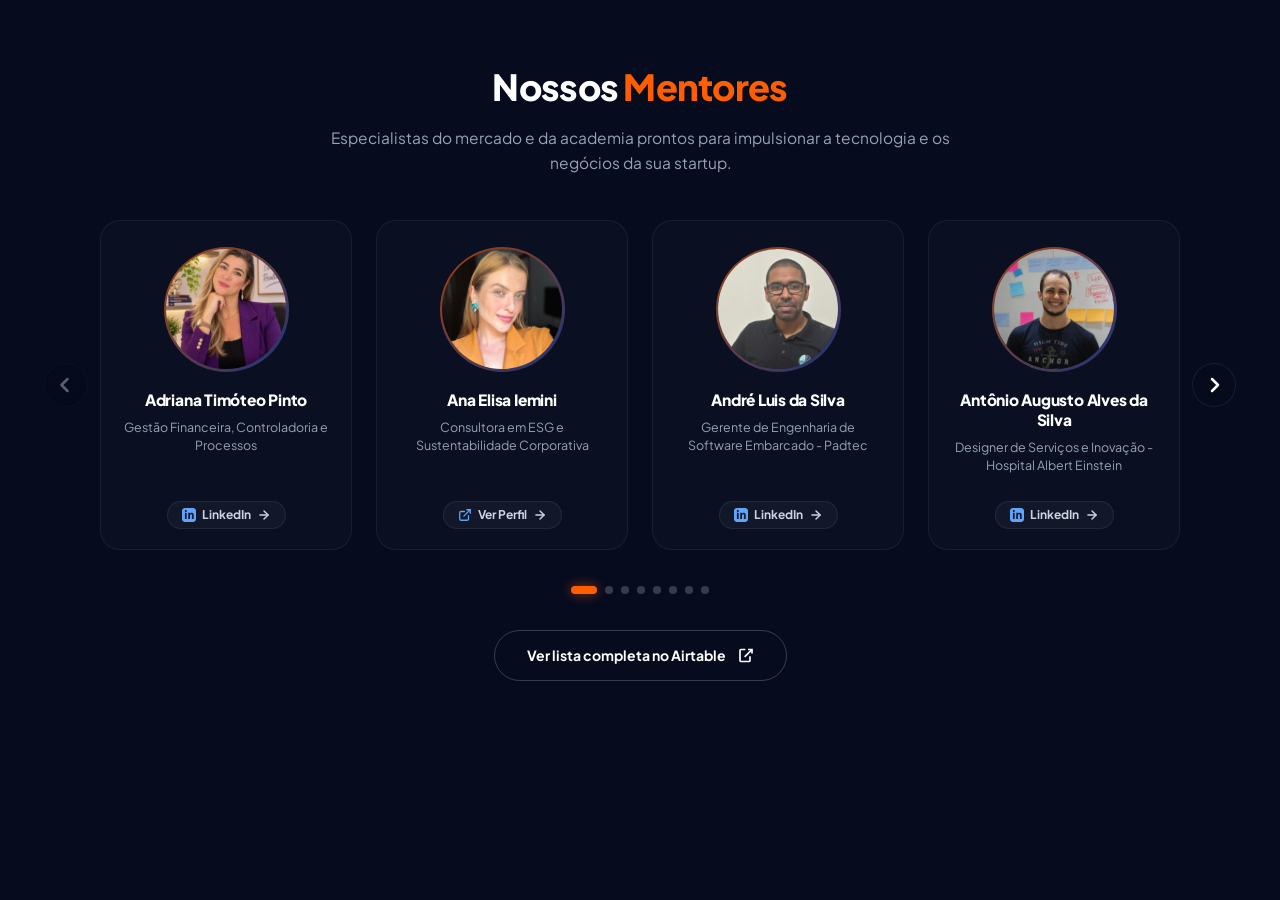
<file: index.html>
<!DOCTYPE html>
<html lang="pt-BR">
<head>
    <meta charset="UTF-8">
    <meta name="viewport" content="width=device-width, initial-scale=1.0">
    <meta http-equiv="Cache-Control" content="no-cache, no-store, must-revalidate">
    <meta http-equiv="Pragma" content="no-cache">
    <meta http-equiv="Expires" content="0">
    <title>Mentores - Inatel Startups</title>
    <link rel="stylesheet" href="style.css?v=10">
</head>
<body>
    <section id="mentores" class="section">
        <div class="container">
            <div class="section-header">
                <h2>Nossos <span>Mentores</span></h2>
                <p>Especialistas do mercado e da academia prontos para impulsionar a tecnologia e os negócios da sua startup.</p>
            </div>

            <div class="mentors-carousel-wrapper">
                <button class="slider-arrow prev" id="mentors-prev" aria-label="Anterior">
                    <svg width="24" height="24" viewBox="0 0 24 24" fill="none" stroke="currentColor" stroke-width="2.5" stroke-linecap="round" stroke-linejoin="round"><polyline points="15 18 9 12 15 6"></polyline></svg>
                </button>
                
                <div class="mentors-viewport">
                    <div class="mentors-track" id="mentors-track">
                <!-- CARD: Adriana Timóteo Pinto -->
                <div class="mentor-card" data-index="0">
                    <div class="mentor-avatar-container">
                        <img src="elementos/mentores/adriana-timoteo-pinto.jpg?v=5" alt="Foto de Adriana Timóteo Pinto" class="mentor-avatar-img" loading="lazy">
                    </div>
                    <div class="mentor-info">
                        <h4 class="mentor-name">Adriana Timóteo Pinto</h4>
                        <p class="mentor-role">Gestão Financeira, Controladoria e Processos</p>
                    </div>
                    <div class="mentor-footer">
                        <a href="https://www.linkedin.com/in/adriana-timóteo-pinto-955ba11ab?utm_source=share_via&amp;utm_content=profile&amp;utm_medium=member_ios" target="_blank" rel="noopener noreferrer" class="mentor-link-btn" aria-label="Ver perfil de Adriana Timóteo Pinto no LinkedIn">
                            <svg class="linkedin-icon" width="14" height="14" viewBox="0 0 24 24" fill="currentColor"><path d="M19 0h-14c-2.761 0-5 2.239-5 5v14c0 2.761 2.239 5 5 5h14c2.762 0 5-2.239 5-5v-14c0-2.761-2.238-5-5-5zm-11 19h-3v-11h3v11zm-1.5-12.268c-.966 0-1.75-.784-1.75-1.75s.784-1.75 1.75-1.75 1.75.784 1.75 1.75-.784 1.75-1.75 1.75zm13.5 12.268h-3v-5.604c0-1.337-.026-2.54-1.545-2.54-1.528 0-1.766 1.216-1.766 2.473v5.671h-3v-11h2.875v1.502h.04c.4-.754 1.378-1.547 2.836-1.547 3.03 0 3.59 1.995 3.59 4.592v6.453z"/></svg>
                            <span>LinkedIn</span>
                            <svg class="arrow-icon" width="13" height="13" viewBox="0 0 24 24" fill="none" stroke="currentColor" stroke-width="2.5" stroke-linecap="round" stroke-linejoin="round"><line x1="5" y1="12" x2="19" y2="12"></line><polyline points="12 5 19 12 12 19"></polyline></svg>
                        </a>
                    </div>
                </div>

                <!-- CARD: Ana Elisa Iemini -->
                <div class="mentor-card" data-index="1">
                    <div class="mentor-avatar-container">
                        <img src="elementos/mentores/ana-elisa-iemini.jpg?v=5" alt="Foto de Ana Elisa Iemini" class="mentor-avatar-img" loading="lazy">
                    </div>
                    <div class="mentor-info">
                        <h4 class="mentor-name">Ana Elisa Iemini</h4>
                        <p class="mentor-role">Consultora em ESG e Sustentabilidade Corporativa</p>
                    </div>
                    <div class="mentor-footer">
                        <a href="https://airtable.com/appNpzNg1CLsXf3Hn/shrhHcTKwTnzAdM4o/tblz2ADXqNnD830uA" target="_blank" rel="noopener noreferrer" class="mentor-link-btn" aria-label="Ver perfil completo de Ana Elisa Iemini no Airtable">
                            <svg class="external-link-icon" width="14" height="14" viewBox="0 0 24 24" fill="none" stroke="currentColor" stroke-width="2.2" stroke-linecap="round" stroke-linejoin="round"><path d="M18 13v6a2 2 0 0 1-2 2H5a2 2 0 0 1-2-2V8a2 2 0 0 1 2-2h6"></path><polyline points="15 3 21 3 21 9"></polyline><line x1="10" y1="14" x2="21" y2="3"></line></svg>
                            <span>Ver Perfil</span>
                            <svg class="arrow-icon" width="13" height="13" viewBox="0 0 24 24" fill="none" stroke="currentColor" stroke-width="2.5" stroke-linecap="round" stroke-linejoin="round"><line x1="5" y1="12" x2="19" y2="12"></line><polyline points="12 5 19 12 12 19"></polyline></svg>
                        </a>
                    </div>
                </div>

                <!-- CARD: André Luis da Silva -->
                <div class="mentor-card" data-index="2">
                    <div class="mentor-avatar-container">
                        <img src="elementos/mentores/andre-luis-da-silva.jpg?v=5" alt="Foto de André Luis da Silva" class="mentor-avatar-img" loading="lazy">
                    </div>
                    <div class="mentor-info">
                        <h4 class="mentor-name">André Luis da Silva</h4>
                        <p class="mentor-role">Gerente de Engenharia de Software Embarcado - Padtec</p>
                    </div>
                    <div class="mentor-footer">
                        <a href="https://www.linkedin.com/in/andré-silva-a3a659a7" target="_blank" rel="noopener noreferrer" class="mentor-link-btn" aria-label="Ver perfil de André Luis da Silva no LinkedIn">
                            <svg class="linkedin-icon" width="14" height="14" viewBox="0 0 24 24" fill="currentColor"><path d="M19 0h-14c-2.761 0-5 2.239-5 5v14c0 2.761 2.239 5 5 5h14c2.762 0 5-2.239 5-5v-14c0-2.761-2.238-5-5-5zm-11 19h-3v-11h3v11zm-1.5-12.268c-.966 0-1.75-.784-1.75-1.75s.784-1.75 1.75-1.75 1.75.784 1.75 1.75-.784 1.75-1.75 1.75zm13.5 12.268h-3v-5.604c0-1.337-.026-2.54-1.545-2.54-1.528 0-1.766 1.216-1.766 2.473v5.671h-3v-11h2.875v1.502h.04c.4-.754 1.378-1.547 2.836-1.547 3.03 0 3.59 1.995 3.59 4.592v6.453z"/></svg>
                            <span>LinkedIn</span>
                            <svg class="arrow-icon" width="13" height="13" viewBox="0 0 24 24" fill="none" stroke="currentColor" stroke-width="2.5" stroke-linecap="round" stroke-linejoin="round"><line x1="5" y1="12" x2="19" y2="12"></line><polyline points="12 5 19 12 12 19"></polyline></svg>
                        </a>
                    </div>
                </div>

                <!-- CARD: Antônio Augusto Alves da Silva -->
                <div class="mentor-card" data-index="3">
                    <div class="mentor-avatar-container">
                        <img src="elementos/mentores/antonio-augusto-alves-da-silva.jpg?v=5" alt="Foto de Antônio Augusto Alves da Silva" class="mentor-avatar-img" loading="lazy">
                    </div>
                    <div class="mentor-info">
                        <h4 class="mentor-name">Antônio Augusto Alves da Silva</h4>
                        <p class="mentor-role">Designer de Serviços e Inovação - Hospital Albert Einstein</p>
                    </div>
                    <div class="mentor-footer">
                        <a href="https://www.linkedin.com/in/augustoantonio/" target="_blank" rel="noopener noreferrer" class="mentor-link-btn" aria-label="Ver perfil de Antônio Augusto Alves da Silva no LinkedIn">
                            <svg class="linkedin-icon" width="14" height="14" viewBox="0 0 24 24" fill="currentColor"><path d="M19 0h-14c-2.761 0-5 2.239-5 5v14c0 2.761 2.239 5 5 5h14c2.762 0 5-2.239 5-5v-14c0-2.761-2.238-5-5-5zm-11 19h-3v-11h3v11zm-1.5-12.268c-.966 0-1.75-.784-1.75-1.75s.784-1.75 1.75-1.75 1.75.784 1.75 1.75-.784 1.75-1.75 1.75zm13.5 12.268h-3v-5.604c0-1.337-.026-2.54-1.545-2.54-1.528 0-1.766 1.216-1.766 2.473v5.671h-3v-11h2.875v1.502h.04c.4-.754 1.378-1.547 2.836-1.547 3.03 0 3.59 1.995 3.59 4.592v6.453z"/></svg>
                            <span>LinkedIn</span>
                            <svg class="arrow-icon" width="13" height="13" viewBox="0 0 24 24" fill="none" stroke="currentColor" stroke-width="2.5" stroke-linecap="round" stroke-linejoin="round"><line x1="5" y1="12" x2="19" y2="12"></line><polyline points="12 5 19 12 12 19"></polyline></svg>
                        </a>
                    </div>
                </div>

                <!-- CARD: Breno Vinícius Ferreira -->
                <div class="mentor-card" data-index="4">
                    <div class="mentor-avatar-container">
                        <img src="elementos/mentores/breno-vinicius-ferreira.jpg?v=5" alt="Foto de Breno Vinícius Ferreira" class="mentor-avatar-img" loading="lazy">
                    </div>
                    <div class="mentor-info">
                        <h4 class="mentor-name">Breno Vinícius Ferreira</h4>
                        <p class="mentor-role">Executivo de Tecnologia e Estratégia</p>
                    </div>
                    <div class="mentor-footer">
                        <a href="https://www.linkedin.com/in/brenovferreira/" target="_blank" rel="noopener noreferrer" class="mentor-link-btn" aria-label="Ver perfil de Breno Vinícius Ferreira no LinkedIn">
                            <svg class="linkedin-icon" width="14" height="14" viewBox="0 0 24 24" fill="currentColor"><path d="M19 0h-14c-2.761 0-5 2.239-5 5v14c0 2.761 2.239 5 5 5h14c2.762 0 5-2.239 5-5v-14c0-2.761-2.238-5-5-5zm-11 19h-3v-11h3v11zm-1.5-12.268c-.966 0-1.75-.784-1.75-1.75s.784-1.75 1.75-1.75 1.75.784 1.75 1.75-.784 1.75-1.75 1.75zm13.5 12.268h-3v-5.604c0-1.337-.026-2.54-1.545-2.54-1.528 0-1.766 1.216-1.766 2.473v5.671h-3v-11h2.875v1.502h.04c.4-.754 1.378-1.547 2.836-1.547 3.03 0 3.59 1.995 3.59 4.592v6.453z"/></svg>
                            <span>LinkedIn</span>
                            <svg class="arrow-icon" width="13" height="13" viewBox="0 0 24 24" fill="none" stroke="currentColor" stroke-width="2.5" stroke-linecap="round" stroke-linejoin="round"><line x1="5" y1="12" x2="19" y2="12"></line><polyline points="12 5 19 12 12 19"></polyline></svg>
                        </a>
                    </div>
                </div>

                <!-- CARD: Bruno Mecchi Gouvea -->
                <div class="mentor-card" data-index="5">
                    <div class="mentor-avatar-container">
                        <img src="elementos/mentores/bruno-mecchi-gouvea.jpg?v=5" alt="Foto de Bruno Mecchi Gouvea" class="mentor-avatar-img" loading="lazy">
                    </div>
                    <div class="mentor-info">
                        <h4 class="mentor-name">Bruno Mecchi Gouvea</h4>
                        <p class="mentor-role">Empreendedor de Tecnologia e CRO - Monuv</p>
                    </div>
                    <div class="mentor-footer">
                        <a href="https://www.linkedin.com/in/bmgouvea" target="_blank" rel="noopener noreferrer" class="mentor-link-btn" aria-label="Ver perfil de Bruno Mecchi Gouvea no LinkedIn">
                            <svg class="linkedin-icon" width="14" height="14" viewBox="0 0 24 24" fill="currentColor"><path d="M19 0h-14c-2.761 0-5 2.239-5 5v14c0 2.761 2.239 5 5 5h14c2.762 0 5-2.239 5-5v-14c0-2.761-2.238-5-5-5zm-11 19h-3v-11h3v11zm-1.5-12.268c-.966 0-1.75-.784-1.75-1.75s.784-1.75 1.75-1.75 1.75.784 1.75 1.75-.784 1.75-1.75 1.75zm13.5 12.268h-3v-5.604c0-1.337-.026-2.54-1.545-2.54-1.528 0-1.766 1.216-1.766 2.473v5.671h-3v-11h2.875v1.502h.04c.4-.754 1.378-1.547 2.836-1.547 3.03 0 3.59 1.995 3.59 4.592v6.453z"/></svg>
                            <span>LinkedIn</span>
                            <svg class="arrow-icon" width="13" height="13" viewBox="0 0 24 24" fill="none" stroke="currentColor" stroke-width="2.5" stroke-linecap="round" stroke-linejoin="round"><line x1="5" y1="12" x2="19" y2="12"></line><polyline points="12 5 19 12 12 19"></polyline></svg>
                        </a>
                    </div>
                </div>

                <!-- CARD: Cinthia Costa Leite -->
                <div class="mentor-card" data-index="6">
                    <div class="mentor-avatar-container">
                        <img src="elementos/mentores/cinthia-costa-leite.jpg?v=5" alt="Foto de Cinthia Costa Leite" class="mentor-avatar-img" loading="lazy">
                    </div>
                    <div class="mentor-info">
                        <h4 class="mentor-name">Cinthia Costa Leite</h4>
                        <p class="mentor-role">Especialista em Bem-Estar e Redução de Estresse</p>
                    </div>
                    <div class="mentor-footer">
                        <a href="https://www.linkedin.com/in/cinthia-costa/" target="_blank" rel="noopener noreferrer" class="mentor-link-btn" aria-label="Ver perfil de Cinthia Costa Leite no LinkedIn">
                            <svg class="linkedin-icon" width="14" height="14" viewBox="0 0 24 24" fill="currentColor"><path d="M19 0h-14c-2.761 0-5 2.239-5 5v14c0 2.761 2.239 5 5 5h14c2.762 0 5-2.239 5-5v-14c0-2.761-2.238-5-5-5zm-11 19h-3v-11h3v11zm-1.5-12.268c-.966 0-1.75-.784-1.75-1.75s.784-1.75 1.75-1.75 1.75.784 1.75 1.75-.784 1.75-1.75 1.75zm13.5 12.268h-3v-5.604c0-1.337-.026-2.54-1.545-2.54-1.528 0-1.766 1.216-1.766 2.473v5.671h-3v-11h2.875v1.502h.04c.4-.754 1.378-1.547 2.836-1.547 3.03 0 3.59 1.995 3.59 4.592v6.453z"/></svg>
                            <span>LinkedIn</span>
                            <svg class="arrow-icon" width="13" height="13" viewBox="0 0 24 24" fill="none" stroke="currentColor" stroke-width="2.5" stroke-linecap="round" stroke-linejoin="round"><line x1="5" y1="12" x2="19" y2="12"></line><polyline points="12 5 19 12 12 19"></polyline></svg>
                        </a>
                    </div>
                </div>

                <!-- CARD: Edson Mallet Maia Ribeiro -->
                <div class="mentor-card" data-index="7">
                    <div class="mentor-avatar-container">
                        <img src="elementos/mentores/edson-mallet-maia-ribeiro.jpg?v=5" alt="Foto de Edson Mallet Maia Ribeiro" class="mentor-avatar-img" loading="lazy">
                    </div>
                    <div class="mentor-info">
                        <h4 class="mentor-name">Edson Mallet Maia Ribeiro</h4>
                        <p class="mentor-role">Engenheiro de Software Fullstack e Empreendedor</p>
                    </div>
                    <div class="mentor-footer">
                        <a href="https://www.linkedin.com/in/edsonmallet/" target="_blank" rel="noopener noreferrer" class="mentor-link-btn" aria-label="Ver perfil de Edson Mallet Maia Ribeiro no LinkedIn">
                            <svg class="linkedin-icon" width="14" height="14" viewBox="0 0 24 24" fill="currentColor"><path d="M19 0h-14c-2.761 0-5 2.239-5 5v14c0 2.761 2.239 5 5 5h14c2.762 0 5-2.239 5-5v-14c0-2.761-2.238-5-5-5zm-11 19h-3v-11h3v11zm-1.5-12.268c-.966 0-1.75-.784-1.75-1.75s.784-1.75 1.75-1.75 1.75.784 1.75 1.75-.784 1.75-1.75 1.75zm13.5 12.268h-3v-5.604c0-1.337-.026-2.54-1.545-2.54-1.528 0-1.766 1.216-1.766 2.473v5.671h-3v-11h2.875v1.502h.04c.4-.754 1.378-1.547 2.836-1.547 3.03 0 3.59 1.995 3.59 4.592v6.453z"/></svg>
                            <span>LinkedIn</span>
                            <svg class="arrow-icon" width="13" height="13" viewBox="0 0 24 24" fill="none" stroke="currentColor" stroke-width="2.5" stroke-linecap="round" stroke-linejoin="round"><line x1="5" y1="12" x2="19" y2="12"></line><polyline points="12 5 19 12 12 19"></polyline></svg>
                        </a>
                    </div>
                </div>

                <!-- CARD: Fabiana Gomes Almeida Calil -->
                <div class="mentor-card" data-index="8">
                    <div class="mentor-avatar-container">
                        <img src="elementos/mentores/fabiana-gomes-almeida-calil.jpg?v=5" alt="Foto de Fabiana Gomes Almeida Calil" class="mentor-avatar-img" loading="lazy">
                    </div>
                    <div class="mentor-info">
                        <h4 class="mentor-name">Fabiana Gomes Almeida Calil</h4>
                        <p class="mentor-role">Estrategista em Marketing, Branding e Gestão</p>
                    </div>
                    <div class="mentor-footer">
                        <a href="https://www.linkedin.com/in/fabiana-calil/" target="_blank" rel="noopener noreferrer" class="mentor-link-btn" aria-label="Ver perfil de Fabiana Gomes Almeida Calil no LinkedIn">
                            <svg class="linkedin-icon" width="14" height="14" viewBox="0 0 24 24" fill="currentColor"><path d="M19 0h-14c-2.761 0-5 2.239-5 5v14c0 2.761 2.239 5 5 5h14c2.762 0 5-2.239 5-5v-14c0-2.761-2.238-5-5-5zm-11 19h-3v-11h3v11zm-1.5-12.268c-.966 0-1.75-.784-1.75-1.75s.784-1.75 1.75-1.75 1.75.784 1.75 1.75-.784 1.75-1.75 1.75zm13.5 12.268h-3v-5.604c0-1.337-.026-2.54-1.545-2.54-1.528 0-1.766 1.216-1.766 2.473v5.671h-3v-11h2.875v1.502h.04c.4-.754 1.378-1.547 2.836-1.547 3.03 0 3.59 1.995 3.59 4.592v6.453z"/></svg>
                            <span>LinkedIn</span>
                            <svg class="arrow-icon" width="13" height="13" viewBox="0 0 24 24" fill="none" stroke="currentColor" stroke-width="2.5" stroke-linecap="round" stroke-linejoin="round"><line x1="5" y1="12" x2="19" y2="12"></line><polyline points="12 5 19 12 12 19"></polyline></svg>
                        </a>
                    </div>
                </div>

                <!-- CARD: Flávia Silveira -->
                <div class="mentor-card" data-index="9">
                    <div class="mentor-avatar-container">
                        <img src="elementos/mentores/flavia-silveira.jpg?v=5" alt="Foto de Flávia Silveira" class="mentor-avatar-img" loading="lazy">
                    </div>
                    <div class="mentor-info">
                        <h4 class="mentor-name">Flávia Silveira</h4>
                        <p class="mentor-role">Mentora de Negócios e Estratégia</p>
                    </div>
                    <div class="mentor-footer">
                        <a href="https://www.linkedin.com/in/silveiraflavia" target="_blank" rel="noopener noreferrer" class="mentor-link-btn" aria-label="Ver perfil de Flávia Silveira no LinkedIn">
                            <svg class="linkedin-icon" width="14" height="14" viewBox="0 0 24 24" fill="currentColor"><path d="M19 0h-14c-2.761 0-5 2.239-5 5v14c0 2.761 2.239 5 5 5h14c2.762 0 5-2.239 5-5v-14c0-2.761-2.238-5-5-5zm-11 19h-3v-11h3v11zm-1.5-12.268c-.966 0-1.75-.784-1.75-1.75s.784-1.75 1.75-1.75 1.75.784 1.75 1.75-.784 1.75-1.75 1.75zm13.5 12.268h-3v-5.604c0-1.337-.026-2.54-1.545-2.54-1.528 0-1.766 1.216-1.766 2.473v5.671h-3v-11h2.875v1.502h.04c.4-.754 1.378-1.547 2.836-1.547 3.03 0 3.59 1.995 3.59 4.592v6.453z"/></svg>
                            <span>LinkedIn</span>
                            <svg class="arrow-icon" width="13" height="13" viewBox="0 0 24 24" fill="none" stroke="currentColor" stroke-width="2.5" stroke-linecap="round" stroke-linejoin="round"><line x1="5" y1="12" x2="19" y2="12"></line><polyline points="12 5 19 12 12 19"></polyline></svg>
                        </a>
                    </div>
                </div>

                <!-- CARD: Giulia Silva da Silva Amarante -->
                <div class="mentor-card" data-index="10">
                    <div class="mentor-avatar-container">
                        <img src="elementos/mentores/giulia-silva-da-silva-amarante.jpg?v=5" alt="Foto de Giulia Silva da Silva Amarante" class="mentor-avatar-img" loading="lazy">
                    </div>
                    <div class="mentor-info">
                        <h4 class="mentor-name">Giulia Silva da Silva Amarante</h4>
                        <p class="mentor-role">Executiva e Estrategista de Vendas B2B</p>
                    </div>
                    <div class="mentor-footer">
                        <a href="https://www.linkedin.com/in/giuliamarante" target="_blank" rel="noopener noreferrer" class="mentor-link-btn" aria-label="Ver perfil de Giulia Silva da Silva Amarante no LinkedIn">
                            <svg class="linkedin-icon" width="14" height="14" viewBox="0 0 24 24" fill="currentColor"><path d="M19 0h-14c-2.761 0-5 2.239-5 5v14c0 2.761 2.239 5 5 5h14c2.762 0 5-2.239 5-5v-14c0-2.761-2.238-5-5-5zm-11 19h-3v-11h3v11zm-1.5-12.268c-.966 0-1.75-.784-1.75-1.75s.784-1.75 1.75-1.75 1.75.784 1.75 1.75-.784 1.75-1.75 1.75zm13.5 12.268h-3v-5.604c0-1.337-.026-2.54-1.545-2.54-1.528 0-1.766 1.216-1.766 2.473v5.671h-3v-11h2.875v1.502h.04c.4-.754 1.378-1.547 2.836-1.547 3.03 0 3.59 1.995 3.59 4.592v6.453z"/></svg>
                            <span>LinkedIn</span>
                            <svg class="arrow-icon" width="13" height="13" viewBox="0 0 24 24" fill="none" stroke="currentColor" stroke-width="2.5" stroke-linecap="round" stroke-linejoin="round"><line x1="5" y1="12" x2="19" y2="12"></line><polyline points="12 5 19 12 12 19"></polyline></svg>
                        </a>
                    </div>
                </div>

                <!-- CARD: Igor Mendes Pereira -->
                <div class="mentor-card" data-index="11">
                    <div class="mentor-avatar-container">
                        <img src="elementos/mentores/igor-mendes-pereira.jpg?v=5" alt="Foto de Igor Mendes Pereira" class="mentor-avatar-img" loading="lazy">
                    </div>
                    <div class="mentor-info">
                        <h4 class="mentor-name">Igor Mendes Pereira</h4>
                        <p class="mentor-role">Cofundador e CEO - Soil Tecnologia</p>
                    </div>
                    <div class="mentor-footer">
                        <a href="https://www.linkedin.com/in/igor-mendes-pereira" target="_blank" rel="noopener noreferrer" class="mentor-link-btn" aria-label="Ver perfil de Igor Mendes Pereira no LinkedIn">
                            <svg class="linkedin-icon" width="14" height="14" viewBox="0 0 24 24" fill="currentColor"><path d="M19 0h-14c-2.761 0-5 2.239-5 5v14c0 2.761 2.239 5 5 5h14c2.762 0 5-2.239 5-5v-14c0-2.761-2.238-5-5-5zm-11 19h-3v-11h3v11zm-1.5-12.268c-.966 0-1.75-.784-1.75-1.75s.784-1.75 1.75-1.75 1.75.784 1.75 1.75-.784 1.75-1.75 1.75zm13.5 12.268h-3v-5.604c0-1.337-.026-2.54-1.545-2.54-1.528 0-1.766 1.216-1.766 2.473v5.671h-3v-11h2.875v1.502h.04c.4-.754 1.378-1.547 2.836-1.547 3.03 0 3.59 1.995 3.59 4.592v6.453z"/></svg>
                            <span>LinkedIn</span>
                            <svg class="arrow-icon" width="13" height="13" viewBox="0 0 24 24" fill="none" stroke="currentColor" stroke-width="2.5" stroke-linecap="round" stroke-linejoin="round"><line x1="5" y1="12" x2="19" y2="12"></line><polyline points="12 5 19 12 12 19"></polyline></svg>
                        </a>
                    </div>
                </div>

                <!-- CARD: Jaíne Cássia Fonseca Amaral -->
                <div class="mentor-card" data-index="12">
                    <div class="mentor-avatar-container">
                        <img src="elementos/mentores/jaine-cassia-fonseca-amaral.jpg?v=5" alt="Foto de Jaíne Cássia Fonseca Amaral" class="mentor-avatar-img" loading="lazy">
                    </div>
                    <div class="mentor-info">
                        <h4 class="mentor-name">Jaíne Cássia Fonseca Amaral</h4>
                        <p class="mentor-role">Gestão, Economia Criativa e Inovação</p>
                    </div>
                    <div class="mentor-footer">
                        <a href="https://airtable.com/appNpzNg1CLsXf3Hn/shrhHcTKwTnzAdM4o/tblz2ADXqNnD830uA" target="_blank" rel="noopener noreferrer" class="mentor-link-btn" aria-label="Ver perfil completo de Jaíne Cássia Fonseca Amaral no Airtable">
                            <svg class="external-link-icon" width="14" height="14" viewBox="0 0 24 24" fill="none" stroke="currentColor" stroke-width="2.2" stroke-linecap="round" stroke-linejoin="round"><path d="M18 13v6a2 2 0 0 1-2 2H5a2 2 0 0 1-2-2V8a2 2 0 0 1 2-2h6"></path><polyline points="15 3 21 3 21 9"></polyline><line x1="10" y1="14" x2="21" y2="3"></line></svg>
                            <span>Ver Perfil</span>
                            <svg class="arrow-icon" width="13" height="13" viewBox="0 0 24 24" fill="none" stroke="currentColor" stroke-width="2.5" stroke-linecap="round" stroke-linejoin="round"><line x1="5" y1="12" x2="19" y2="12"></line><polyline points="12 5 19 12 12 19"></polyline></svg>
                        </a>
                    </div>
                </div>

                <!-- CARD: Julia Volpato da Silva -->
                <div class="mentor-card" data-index="13">
                    <div class="mentor-avatar-container">
                        <img src="elementos/mentores/julia-volpato.jpg?v=5" alt="Foto de Julia Volpato da Silva" class="mentor-avatar-img" loading="lazy">
                    </div>
                    <div class="mentor-info">
                        <h4 class="mentor-name">Julia Volpato da Silva</h4>
                        <p class="mentor-role">Relações Públicas e Comunidades - Games</p>
                    </div>
                    <div class="mentor-footer">
                        <a href="https://www.linkedin.com/in/juliavolpato/" target="_blank" rel="noopener noreferrer" class="mentor-link-btn" aria-label="Ver perfil de Julia Volpato da Silva no LinkedIn">
                            <svg class="linkedin-icon" width="14" height="14" viewBox="0 0 24 24" fill="currentColor"><path d="M19 0h-14c-2.761 0-5 2.239-5 5v14c0 2.761 2.239 5 5 5h14c2.762 0 5-2.239 5-5v-14c0-2.761-2.238-5-5-5zm-11 19h-3v-11h3v11zm-1.5-12.268c-.966 0-1.75-.784-1.75-1.75s.784-1.75 1.75-1.75 1.75.784 1.75 1.75-.784 1.75-1.75 1.75zm13.5 12.268h-3v-5.604c0-1.337-.026-2.54-1.545-2.54-1.528 0-1.766 1.216-1.766 2.473v5.671h-3v-11h2.875v1.502h.04c.4-.754 1.378-1.547 2.836-1.547 3.03 0 3.59 1.995 3.59 4.592v6.453z"/></svg>
                            <span>LinkedIn</span>
                            <svg class="arrow-icon" width="13" height="13" viewBox="0 0 24 24" fill="none" stroke="currentColor" stroke-width="2.5" stroke-linecap="round" stroke-linejoin="round"><line x1="5" y1="12" x2="19" y2="12"></line><polyline points="12 5 19 12 12 19"></polyline></svg>
                        </a>
                    </div>
                </div>

                <!-- CARD: Laryssa Caroline Gonçalves -->
                <div class="mentor-card" data-index="14">
                    <div class="mentor-avatar-container">
                        <img src="elementos/mentores/laryssa-caroline-goncalves.jpg?v=5" alt="Foto de Laryssa Caroline Gonçalves" class="mentor-avatar-img" loading="lazy">
                    </div>
                    <div class="mentor-info">
                        <h4 class="mentor-name">Laryssa Caroline Gonçalves</h4>
                        <p class="mentor-role">Psicóloga e Mentora de Carreira - Inatel</p>
                    </div>
                    <div class="mentor-footer">
                        <a href="https://www.linkedin.com/in/psilaryssagoncalves/" target="_blank" rel="noopener noreferrer" class="mentor-link-btn" aria-label="Ver perfil de Laryssa Caroline Gonçalves no LinkedIn">
                            <svg class="linkedin-icon" width="14" height="14" viewBox="0 0 24 24" fill="currentColor"><path d="M19 0h-14c-2.761 0-5 2.239-5 5v14c0 2.761 2.239 5 5 5h14c2.762 0 5-2.239 5-5v-14c0-2.761-2.238-5-5-5zm-11 19h-3v-11h3v11zm-1.5-12.268c-.966 0-1.75-.784-1.75-1.75s.784-1.75 1.75-1.75 1.75.784 1.75 1.75-.784 1.75-1.75 1.75zm13.5 12.268h-3v-5.604c0-1.337-.026-2.54-1.545-2.54-1.528 0-1.766 1.216-1.766 2.473v5.671h-3v-11h2.875v1.502h.04c.4-.754 1.378-1.547 2.836-1.547 3.03 0 3.59 1.995 3.59 4.592v6.453z"/></svg>
                            <span>LinkedIn</span>
                            <svg class="arrow-icon" width="13" height="13" viewBox="0 0 24 24" fill="none" stroke="currentColor" stroke-width="2.5" stroke-linecap="round" stroke-linejoin="round"><line x1="5" y1="12" x2="19" y2="12"></line><polyline points="12 5 19 12 12 19"></polyline></svg>
                        </a>
                    </div>
                </div>

                <!-- CARD: Lucas Henrique Cavalcante Iemini -->
                <div class="mentor-card" data-index="15">
                    <div class="mentor-avatar-container">
                        <img src="elementos/mentores/lucas-henrique-cavalcante-iemini.jpg?v=5" alt="Foto de Lucas Henrique Cavalcante Iemini" class="mentor-avatar-img" loading="lazy">
                    </div>
                    <div class="mentor-info">
                        <h4 class="mentor-name">Lucas Henrique Cavalcante Iemini</h4>
                        <p class="mentor-role">Designer Sênior de Marca e Produto</p>
                    </div>
                    <div class="mentor-footer">
                        <a href="https://www.linkedin.com/in/lucasiemini/?isSelfProfile=true" target="_blank" rel="noopener noreferrer" class="mentor-link-btn" aria-label="Ver perfil de Lucas Henrique Cavalcante Iemini no LinkedIn">
                            <svg class="linkedin-icon" width="14" height="14" viewBox="0 0 24 24" fill="currentColor"><path d="M19 0h-14c-2.761 0-5 2.239-5 5v14c0 2.761 2.239 5 5 5h14c2.762 0 5-2.239 5-5v-14c0-2.761-2.238-5-5-5zm-11 19h-3v-11h3v11zm-1.5-12.268c-.966 0-1.75-.784-1.75-1.75s.784-1.75 1.75-1.75 1.75.784 1.75 1.75-.784 1.75-1.75 1.75zm13.5 12.268h-3v-5.604c0-1.337-.026-2.54-1.545-2.54-1.528 0-1.766 1.216-1.766 2.473v5.671h-3v-11h2.875v1.502h.04c.4-.754 1.378-1.547 2.836-1.547 3.03 0 3.59 1.995 3.59 4.592v6.453z"/></svg>
                            <span>LinkedIn</span>
                            <svg class="arrow-icon" width="13" height="13" viewBox="0 0 24 24" fill="none" stroke="currentColor" stroke-width="2.5" stroke-linecap="round" stroke-linejoin="round"><line x1="5" y1="12" x2="19" y2="12"></line><polyline points="12 5 19 12 12 19"></polyline></svg>
                        </a>
                    </div>
                </div>

                <!-- CARD: Mateus Raimundo da Cruz -->
                <div class="mentor-card" data-index="16">
                    <div class="mentor-avatar-container">
                        <img src="elementos/mentores/mateus-raimundo-da-cruz.jpg?v=5" alt="Foto de Mateus Raimundo da Cruz" class="mentor-avatar-img" loading="lazy">
                    </div>
                    <div class="mentor-info">
                        <h4 class="mentor-name">Mateus Raimundo da Cruz</h4>
                        <p class="mentor-role">Cientista de Dados Sênior e Especialista em IA</p>
                    </div>
                    <div class="mentor-footer">
                        <a href="https://www.linkedin.com/in/mateuscruzz/" target="_blank" rel="noopener noreferrer" class="mentor-link-btn" aria-label="Ver perfil de Mateus Raimundo da Cruz no LinkedIn">
                            <svg class="linkedin-icon" width="14" height="14" viewBox="0 0 24 24" fill="currentColor"><path d="M19 0h-14c-2.761 0-5 2.239-5 5v14c0 2.761 2.239 5 5 5h14c2.762 0 5-2.239 5-5v-14c0-2.761-2.238-5-5-5zm-11 19h-3v-11h3v11zm-1.5-12.268c-.966 0-1.75-.784-1.75-1.75s.784-1.75 1.75-1.75 1.75.784 1.75 1.75-.784 1.75-1.75 1.75zm13.5 12.268h-3v-5.604c0-1.337-.026-2.54-1.545-2.54-1.528 0-1.766 1.216-1.766 2.473v5.671h-3v-11h2.875v1.502h.04c.4-.754 1.378-1.547 2.836-1.547 3.03 0 3.59 1.995 3.59 4.592v6.453z"/></svg>
                            <span>LinkedIn</span>
                            <svg class="arrow-icon" width="13" height="13" viewBox="0 0 24 24" fill="none" stroke="currentColor" stroke-width="2.5" stroke-linecap="round" stroke-linejoin="round"><line x1="5" y1="12" x2="19" y2="12"></line><polyline points="12 5 19 12 12 19"></polyline></svg>
                        </a>
                    </div>
                </div>

                <!-- CARD: Otavio Scardelato Junior -->
                <div class="mentor-card" data-index="17">
                    <div class="mentor-avatar-container">
                        <img src="elementos/mentores/otavio-scardelato-junior.jpg?v=5" alt="Foto de Otavio Scardelato Junior" class="mentor-avatar-img" loading="lazy">
                    </div>
                    <div class="mentor-info">
                        <h4 class="mentor-name">Otavio Scardelato Junior</h4>
                        <p class="mentor-role">Direção de Projetos e Vendas Internacionais</p>
                    </div>
                    <div class="mentor-footer">
                        <a href="https://www.linkedin.com/in/otavioscardelatojr/" target="_blank" rel="noopener noreferrer" class="mentor-link-btn" aria-label="Ver perfil de Otavio Scardelato Junior no LinkedIn">
                            <svg class="linkedin-icon" width="14" height="14" viewBox="0 0 24 24" fill="currentColor"><path d="M19 0h-14c-2.761 0-5 2.239-5 5v14c0 2.761 2.239 5 5 5h14c2.762 0 5-2.239 5-5v-14c0-2.761-2.238-5-5-5zm-11 19h-3v-11h3v11zm-1.5-12.268c-.966 0-1.75-.784-1.75-1.75s.784-1.75 1.75-1.75 1.75.784 1.75 1.75-.784 1.75-1.75 1.75zm13.5 12.268h-3v-5.604c0-1.337-.026-2.54-1.545-2.54-1.528 0-1.766 1.216-1.766 2.473v5.671h-3v-11h2.875v1.502h.04c.4-.754 1.378-1.547 2.836-1.547 3.03 0 3.59 1.995 3.59 4.592v6.453z"/></svg>
                            <span>LinkedIn</span>
                            <svg class="arrow-icon" width="13" height="13" viewBox="0 0 24 24" fill="none" stroke="currentColor" stroke-width="2.5" stroke-linecap="round" stroke-linejoin="round"><line x1="5" y1="12" x2="19" y2="12"></line><polyline points="12 5 19 12 12 19"></polyline></svg>
                        </a>
                    </div>
                </div>

                <!-- CARD: Paula Gimenes de Melo -->
                <div class="mentor-card" data-index="18">
                    <div class="mentor-avatar-container">
                        <img src="elementos/mentores/paula-gimenes-de-melo.jpg?v=5" alt="Foto de Paula Gimenes de Melo" class="mentor-avatar-img" loading="lazy">
                    </div>
                    <div class="mentor-info">
                        <h4 class="mentor-name">Paula Gimenes de Melo</h4>
                        <p class="mentor-role">Mentora de Inglês para Negócios e Comunicação Global</p>
                    </div>
                    <div class="mentor-footer">
                        <a href="https://www.linkedin.com/in/paula-gimenes/" target="_blank" rel="noopener noreferrer" class="mentor-link-btn" aria-label="Ver perfil de Paula Gimenes de Melo no LinkedIn">
                            <svg class="linkedin-icon" width="14" height="14" viewBox="0 0 24 24" fill="currentColor"><path d="M19 0h-14c-2.761 0-5 2.239-5 5v14c0 2.761 2.239 5 5 5h14c2.762 0 5-2.239 5-5v-14c0-2.761-2.238-5-5-5zm-11 19h-3v-11h3v11zm-1.5-12.268c-.966 0-1.75-.784-1.75-1.75s.784-1.75 1.75-1.75 1.75.784 1.75 1.75-.784 1.75-1.75 1.75zm13.5 12.268h-3v-5.604c0-1.337-.026-2.54-1.545-2.54-1.528 0-1.766 1.216-1.766 2.473v5.671h-3v-11h2.875v1.502h.04c.4-.754 1.378-1.547 2.836-1.547 3.03 0 3.59 1.995 3.59 4.592v6.453z"/></svg>
                            <span>LinkedIn</span>
                            <svg class="arrow-icon" width="13" height="13" viewBox="0 0 24 24" fill="none" stroke="currentColor" stroke-width="2.5" stroke-linecap="round" stroke-linejoin="round"><line x1="5" y1="12" x2="19" y2="12"></line><polyline points="12 5 19 12 12 19"></polyline></svg>
                        </a>
                    </div>
                </div>

                <!-- CARD: Priscila de Oliveira Inácio Alves -->
                <div class="mentor-card" data-index="19">
                    <div class="mentor-avatar-container">
                        <img src="elementos/mentores/priscila-de-oliveira-inacio-alves.jpg?v=7" alt="Foto de Priscila de Oliveira Inácio Alves" class="mentor-avatar-img" loading="lazy">
                    </div>
                    <div class="mentor-info">
                        <h4 class="mentor-name">Priscila de Oliveira Inácio Alves</h4>
                        <p class="mentor-role">Especialista em Comércio Exterior e Internacionalização</p>
                    </div>
                    <div class="mentor-footer">
                        <a href="https://www.linkedin.com/in/priscila-oliveira-inácio-alves-9178b727" target="_blank" rel="noopener noreferrer" class="mentor-link-btn" aria-label="Ver perfil de Priscila de Oliveira Inácio Alves no LinkedIn">
                            <svg class="linkedin-icon" width="14" height="14" viewBox="0 0 24 24" fill="currentColor"><path d="M19 0h-14c-2.761 0-5 2.239-5 5v14c0 2.761 2.239 5 5 5h14c2.762 0 5-2.239 5-5v-14c0-2.761-2.238-5-5-5zm-11 19h-3v-11h3v11zm-1.5-12.268c-.966 0-1.75-.784-1.75-1.75s.784-1.75 1.75-1.75 1.75.784 1.75 1.75-.784 1.75-1.75 1.75zm13.5 12.268h-3v-5.604c0-1.337-.026-2.54-1.545-2.54-1.528 0-1.766 1.216-1.766 2.473v5.671h-3v-11h2.875v1.502h.04c.4-.754 1.378-1.547 2.836-1.547 3.03 0 3.59 1.995 3.59 4.592v6.453z"/></svg>
                            <span>LinkedIn</span>
                            <svg class="arrow-icon" width="13" height="13" viewBox="0 0 24 24" fill="none" stroke="currentColor" stroke-width="2.5" stroke-linecap="round" stroke-linejoin="round"><line x1="5" y1="12" x2="19" y2="12"></line><polyline points="12 5 19 12 12 19"></polyline></svg>
                        </a>
                    </div>
                </div>

                <!-- CARD: Rafael Cássio de Souza Bernardes -->
                <div class="mentor-card" data-index="20">
                    <div class="mentor-avatar-container">
                        <img src="elementos/mentores/rafael-cassio-de-souza-bernardes.jpg?v=5" alt="Foto de Rafael Cássio de Souza Bernardes" class="mentor-avatar-img" loading="lazy">
                    </div>
                    <div class="mentor-info">
                        <h4 class="mentor-name">Rafael Cássio de Souza Bernardes</h4>
                        <p class="mentor-role">CEO e Cofundador - Vektor Fitness</p>
                    </div>
                    <div class="mentor-footer">
                        <a href="https://www.linkedin.com/in/rafael-wake" target="_blank" rel="noopener noreferrer" class="mentor-link-btn" aria-label="Ver perfil de Rafael Cássio de Souza Bernardes no LinkedIn">
                            <svg class="linkedin-icon" width="14" height="14" viewBox="0 0 24 24" fill="currentColor"><path d="M19 0h-14c-2.761 0-5 2.239-5 5v14c0 2.761 2.239 5 5 5h14c2.762 0 5-2.239 5-5v-14c0-2.761-2.238-5-5-5zm-11 19h-3v-11h3v11zm-1.5-12.268c-.966 0-1.75-.784-1.75-1.75s.784-1.75 1.75-1.75 1.75.784 1.75 1.75-.784 1.75-1.75 1.75zm13.5 12.268h-3v-5.604c0-1.337-.026-2.54-1.545-2.54-1.528 0-1.766 1.216-1.766 2.473v5.671h-3v-11h2.875v1.502h.04c.4-.754 1.378-1.547 2.836-1.547 3.03 0 3.59 1.995 3.59 4.592v6.453z"/></svg>
                            <span>LinkedIn</span>
                            <svg class="arrow-icon" width="13" height="13" viewBox="0 0 24 24" fill="none" stroke="currentColor" stroke-width="2.5" stroke-linecap="round" stroke-linejoin="round"><line x1="5" y1="12" x2="19" y2="12"></line><polyline points="12 5 19 12 12 19"></polyline></svg>
                        </a>
                    </div>
                </div>

                <!-- CARD: Rafael Fernandes Mendonça -->
                <div class="mentor-card" data-index="21">
                    <div class="mentor-avatar-container">
                        <img src="elementos/mentores/rafael-fernandes-mendonca.jpg?v=5" alt="Foto de Rafael Fernandes Mendonça" class="mentor-avatar-img" loading="lazy">
                    </div>
                    <div class="mentor-info">
                        <h4 class="mentor-name">Rafael Fernandes Mendonça</h4>
                        <p class="mentor-role">CTO e Cofundador - 4intelligence</p>
                    </div>
                    <div class="mentor-footer">
                        <a href="https://www.linkedin.com/in/rfmendonca/" target="_blank" rel="noopener noreferrer" class="mentor-link-btn" aria-label="Ver perfil de Rafael Fernandes Mendonça no LinkedIn">
                            <svg class="linkedin-icon" width="14" height="14" viewBox="0 0 24 24" fill="currentColor"><path d="M19 0h-14c-2.761 0-5 2.239-5 5v14c0 2.761 2.239 5 5 5h14c2.762 0 5-2.239 5-5v-14c0-2.761-2.238-5-5-5zm-11 19h-3v-11h3v11zm-1.5-12.268c-.966 0-1.75-.784-1.75-1.75s.784-1.75 1.75-1.75 1.75.784 1.75 1.75-.784 1.75-1.75 1.75zm13.5 12.268h-3v-5.604c0-1.337-.026-2.54-1.545-2.54-1.528 0-1.766 1.216-1.766 2.473v5.671h-3v-11h2.875v1.502h.04c.4-.754 1.378-1.547 2.836-1.547 3.03 0 3.59 1.995 3.59 4.592v6.453z"/></svg>
                            <span>LinkedIn</span>
                            <svg class="arrow-icon" width="13" height="13" viewBox="0 0 24 24" fill="none" stroke="currentColor" stroke-width="2.5" stroke-linecap="round" stroke-linejoin="round"><line x1="5" y1="12" x2="19" y2="12"></line><polyline points="12 5 19 12 12 19"></polyline></svg>
                        </a>
                    </div>
                </div>

                <!-- CARD: Raíssa Ramos Fernandes -->
                <div class="mentor-card" data-index="22">
                    <div class="mentor-avatar-container">
                        <img src="elementos/mentores/raissa-ramos-fernandes.jpg?v=5" alt="Foto de Raíssa Ramos Fernandes" class="mentor-avatar-img" loading="lazy">
                    </div>
                    <div class="mentor-info">
                        <h4 class="mentor-name">Raíssa Ramos Fernandes</h4>
                        <p class="mentor-role">Estratégia de Crescimento e Operações em Startups</p>
                    </div>
                    <div class="mentor-footer">
                        <a href="https://www.linkedin.com/in/raissaramosf/" target="_blank" rel="noopener noreferrer" class="mentor-link-btn" aria-label="Ver perfil de Raíssa Ramos Fernandes no LinkedIn">
                            <svg class="linkedin-icon" width="14" height="14" viewBox="0 0 24 24" fill="currentColor"><path d="M19 0h-14c-2.761 0-5 2.239-5 5v14c0 2.761 2.239 5 5 5h14c2.762 0 5-2.239 5-5v-14c0-2.761-2.238-5-5-5zm-11 19h-3v-11h3v11zm-1.5-12.268c-.966 0-1.75-.784-1.75-1.75s.784-1.75 1.75-1.75 1.75.784 1.75 1.75-.784 1.75-1.75 1.75zm13.5 12.268h-3v-5.604c0-1.337-.026-2.54-1.545-2.54-1.528 0-1.766 1.216-1.766 2.473v5.671h-3v-11h2.875v1.502h.04c.4-.754 1.378-1.547 2.836-1.547 3.03 0 3.59 1.995 3.59 4.592v6.453z"/></svg>
                            <span>LinkedIn</span>
                            <svg class="arrow-icon" width="13" height="13" viewBox="0 0 24 24" fill="none" stroke="currentColor" stroke-width="2.5" stroke-linecap="round" stroke-linejoin="round"><line x1="5" y1="12" x2="19" y2="12"></line><polyline points="12 5 19 12 12 19"></polyline></svg>
                        </a>
                    </div>
                </div>

                <!-- CARD: Raoní Teixeira Pinto Ribeiro -->
                <div class="mentor-card" data-index="23">
                    <div class="mentor-avatar-container">
                        <img src="elementos/mentores/raoni-teixeira-pinto-ribeiro.jpg?v=5" alt="Foto de Raoní Teixeira Pinto Ribeiro" class="mentor-avatar-img" loading="lazy">
                    </div>
                    <div class="mentor-info">
                        <h4 class="mentor-name">Raoní Teixeira Pinto Ribeiro</h4>
                        <p class="mentor-role">Inovação, IA e Produtos Digitais - Ex-Movile / iFood</p>
                    </div>
                    <div class="mentor-footer">
                        <a href="https://www.linkedin.com/in/raoniteixeirapr/" target="_blank" rel="noopener noreferrer" class="mentor-link-btn" aria-label="Ver perfil de Raoní Teixeira Pinto Ribeiro no LinkedIn">
                            <svg class="linkedin-icon" width="14" height="14" viewBox="0 0 24 24" fill="currentColor"><path d="M19 0h-14c-2.761 0-5 2.239-5 5v14c0 2.761 2.239 5 5 5h14c2.762 0 5-2.239 5-5v-14c0-2.761-2.238-5-5-5zm-11 19h-3v-11h3v11zm-1.5-12.268c-.966 0-1.75-.784-1.75-1.75s.784-1.75 1.75-1.75 1.75.784 1.75 1.75-.784 1.75-1.75 1.75zm13.5 12.268h-3v-5.604c0-1.337-.026-2.54-1.545-2.54-1.528 0-1.766 1.216-1.766 2.473v5.671h-3v-11h2.875v1.502h.04c.4-.754 1.378-1.547 2.836-1.547 3.03 0 3.59 1.995 3.59 4.592v6.453z"/></svg>
                            <span>LinkedIn</span>
                            <svg class="arrow-icon" width="13" height="13" viewBox="0 0 24 24" fill="none" stroke="currentColor" stroke-width="2.5" stroke-linecap="round" stroke-linejoin="round"><line x1="5" y1="12" x2="19" y2="12"></line><polyline points="12 5 19 12 12 19"></polyline></svg>
                        </a>
                    </div>
                </div>

                <!-- CARD: Rita Elizabeth Santos de Almeida -->
                <div class="mentor-card" data-index="24">
                    <div class="mentor-avatar-container">
                        <img src="elementos/mentores/rita-elizabeth.jpg?v=5" alt="Foto de Rita Elizabeth Santos de Almeida" class="mentor-avatar-img" loading="lazy">
                    </div>
                    <div class="mentor-info">
                        <h4 class="mentor-name">Rita Elizabeth Santos de Almeida</h4>
                        <p class="mentor-role">Coordenadora de Projetos - eHealth Innovation Center</p>
                    </div>
                    <div class="mentor-footer">
                        <a href="https://www.linkedin.com/in/ritaelizabeth?utm_source=share_via&amp;utm_content=profile&amp;utm_medium=member_android" target="_blank" rel="noopener noreferrer" class="mentor-link-btn" aria-label="Ver perfil de Rita Elizabeth Santos de Almeida no LinkedIn">
                            <svg class="linkedin-icon" width="14" height="14" viewBox="0 0 24 24" fill="currentColor"><path d="M19 0h-14c-2.761 0-5 2.239-5 5v14c0 2.761 2.239 5 5 5h14c2.762 0 5-2.239 5-5v-14c0-2.761-2.238-5-5-5zm-11 19h-3v-11h3v11zm-1.5-12.268c-.966 0-1.75-.784-1.75-1.75s.784-1.75 1.75-1.75 1.75.784 1.75 1.75-.784 1.75-1.75 1.75zm13.5 12.268h-3v-5.604c0-1.337-.026-2.54-1.545-2.54-1.528 0-1.766 1.216-1.766 2.473v5.671h-3v-11h2.875v1.502h.04c.4-.754 1.378-1.547 2.836-1.547 3.03 0 3.59 1.995 3.59 4.592v6.453z"/></svg>
                            <span>LinkedIn</span>
                            <svg class="arrow-icon" width="13" height="13" viewBox="0 0 24 24" fill="none" stroke="currentColor" stroke-width="2.5" stroke-linecap="round" stroke-linejoin="round"><line x1="5" y1="12" x2="19" y2="12"></line><polyline points="12 5 19 12 12 19"></polyline></svg>
                        </a>
                    </div>
                </div>

                <!-- CARD: Ronaldo Sirosse -->
                <div class="mentor-card" data-index="25">
                    <div class="mentor-avatar-container">
                        <img src="elementos/mentores/ronaldo-sirosse.jpg?v=5" alt="Foto de Ronaldo Sirosse" class="mentor-avatar-img" loading="lazy">
                    </div>
                    <div class="mentor-info">
                        <h4 class="mentor-name">Ronaldo Sirosse</h4>
                        <p class="mentor-role">Sócio e Head de Processos, TI e Gestão - VaR</p>
                    </div>
                    <div class="mentor-footer">
                        <a href="https://www.linkedin.com/in/ronaldo-sirosse-817bb912" target="_blank" rel="noopener noreferrer" class="mentor-link-btn" aria-label="Ver perfil de Ronaldo Sirosse no LinkedIn">
                            <svg class="linkedin-icon" width="14" height="14" viewBox="0 0 24 24" fill="currentColor"><path d="M19 0h-14c-2.761 0-5 2.239-5 5v14c0 2.761 2.239 5 5 5h14c2.762 0 5-2.239 5-5v-14c0-2.761-2.238-5-5-5zm-11 19h-3v-11h3v11zm-1.5-12.268c-.966 0-1.75-.784-1.75-1.75s.784-1.75 1.75-1.75 1.75.784 1.75 1.75-.784 1.75-1.75 1.75zm13.5 12.268h-3v-5.604c0-1.337-.026-2.54-1.545-2.54-1.528 0-1.766 1.216-1.766 2.473v5.671h-3v-11h2.875v1.502h.04c.4-.754 1.378-1.547 2.836-1.547 3.03 0 3.59 1.995 3.59 4.592v6.453z"/></svg>
                            <span>LinkedIn</span>
                            <svg class="arrow-icon" width="13" height="13" viewBox="0 0 24 24" fill="none" stroke="currentColor" stroke-width="2.5" stroke-linecap="round" stroke-linejoin="round"><line x1="5" y1="12" x2="19" y2="12"></line><polyline points="12 5 19 12 12 19"></polyline></svg>
                        </a>
                    </div>
                </div>

                <!-- CARD: Rovilson Vieira Junior -->
                <div class="mentor-card" data-index="26">
                    <div class="mentor-avatar-container">
                        <img src="elementos/mentores/rovilson-vieira-junior.jpg?v=5" alt="Foto de Rovilson Vieira Junior" class="mentor-avatar-img" loading="lazy">
                    </div>
                    <div class="mentor-info">
                        <h4 class="mentor-name">Rovilson Vieira Junior</h4>
                        <p class="mentor-role">Especialista Financeiro e Gestão de PMEs</p>
                    </div>
                    <div class="mentor-footer">
                        <a href="https://www.linkedin.com/in/rovilson-vieira-junior-5004174b/" target="_blank" rel="noopener noreferrer" class="mentor-link-btn" aria-label="Ver perfil de Rovilson Vieira Junior no LinkedIn">
                            <svg class="linkedin-icon" width="14" height="14" viewBox="0 0 24 24" fill="currentColor"><path d="M19 0h-14c-2.761 0-5 2.239-5 5v14c0 2.761 2.239 5 5 5h14c2.762 0 5-2.239 5-5v-14c0-2.761-2.238-5-5-5zm-11 19h-3v-11h3v11zm-1.5-12.268c-.966 0-1.75-.784-1.75-1.75s.784-1.75 1.75-1.75 1.75.784 1.75 1.75-.784 1.75-1.75 1.75zm13.5 12.268h-3v-5.604c0-1.337-.026-2.54-1.545-2.54-1.528 0-1.766 1.216-1.766 2.473v5.671h-3v-11h2.875v1.502h.04c.4-.754 1.378-1.547 2.836-1.547 3.03 0 3.59 1.995 3.59 4.592v6.453z"/></svg>
                            <span>LinkedIn</span>
                            <svg class="arrow-icon" width="13" height="13" viewBox="0 0 24 24" fill="none" stroke="currentColor" stroke-width="2.5" stroke-linecap="round" stroke-linejoin="round"><line x1="5" y1="12" x2="19" y2="12"></line><polyline points="12 5 19 12 12 19"></polyline></svg>
                        </a>
                    </div>
                </div>

                <!-- CARD: Thales Coutinho -->
                <div class="mentor-card" data-index="27">
                    <div class="mentor-avatar-container">
                        <img src="elementos/mentores/thales-coutinho.jpg?v=5" alt="Foto de Thales Coutinho" class="mentor-avatar-img" loading="lazy">
                    </div>
                    <div class="mentor-info">
                        <h4 class="mentor-name">Thales Coutinho</h4>
                        <p class="mentor-role">CEO e Cofundador - Mulher em Forma</p>
                    </div>
                    <div class="mentor-footer">
                        <a href="https://airtable.com/appNpzNg1CLsXf3Hn/shrhHcTKwTnzAdM4o/tblz2ADXqNnD830uA" target="_blank" rel="noopener noreferrer" class="mentor-link-btn" aria-label="Ver perfil completo de Thales Coutinho no Airtable">
                            <svg class="external-link-icon" width="14" height="14" viewBox="0 0 24 24" fill="none" stroke="currentColor" stroke-width="2.2" stroke-linecap="round" stroke-linejoin="round"><path d="M18 13v6a2 2 0 0 1-2 2H5a2 2 0 0 1-2-2V8a2 2 0 0 1 2-2h6"></path><polyline points="15 3 21 3 21 9"></polyline><line x1="10" y1="14" x2="21" y2="3"></line></svg>
                            <span>Ver Perfil</span>
                            <svg class="arrow-icon" width="13" height="13" viewBox="0 0 24 24" fill="none" stroke="currentColor" stroke-width="2.5" stroke-linecap="round" stroke-linejoin="round"><line x1="5" y1="12" x2="19" y2="12"></line><polyline points="12 5 19 12 12 19"></polyline></svg>
                        </a>
                    </div>
                </div>

                <!-- CARD: Thales Tito Borges -->
                <div class="mentor-card" data-index="28">
                    <div class="mentor-avatar-container">
                        <img src="elementos/mentores/thales-tito-borges.jpg?v=5" alt="Foto de Thales Tito Borges" class="mentor-avatar-img" loading="lazy">
                    </div>
                    <div class="mentor-info">
                        <h4 class="mentor-name">Thales Tito Borges</h4>
                        <p class="mentor-role">Engenheiro Ambiental e Gestão de Projetos</p>
                    </div>
                    <div class="mentor-footer">
                        <a href="https://www.linkedin.com/in/thalestitoborges/" target="_blank" rel="noopener noreferrer" class="mentor-link-btn" aria-label="Ver perfil de Thales Tito Borges no LinkedIn">
                            <svg class="linkedin-icon" width="14" height="14" viewBox="0 0 24 24" fill="currentColor"><path d="M19 0h-14c-2.761 0-5 2.239-5 5v14c0 2.761 2.239 5 5 5h14c2.762 0 5-2.239 5-5v-14c0-2.761-2.238-5-5-5zm-11 19h-3v-11h3v11zm-1.5-12.268c-.966 0-1.75-.784-1.75-1.75s.784-1.75 1.75-1.75 1.75.784 1.75 1.75-.784 1.75-1.75 1.75zm13.5 12.268h-3v-5.604c0-1.337-.026-2.54-1.545-2.54-1.528 0-1.766 1.216-1.766 2.473v5.671h-3v-11h2.875v1.502h.04c.4-.754 1.378-1.547 2.836-1.547 3.03 0 3.59 1.995 3.59 4.592v6.453z"/></svg>
                            <span>LinkedIn</span>
                            <svg class="arrow-icon" width="13" height="13" viewBox="0 0 24 24" fill="none" stroke="currentColor" stroke-width="2.5" stroke-linecap="round" stroke-linejoin="round"><line x1="5" y1="12" x2="19" y2="12"></line><polyline points="12 5 19 12 12 19"></polyline></svg>
                        </a>
                    </div>
                </div>

                <!-- CARD: Thomas Hartmann Henke -->
                <div class="mentor-card" data-index="29">
                    <div class="mentor-avatar-container">
                        <img src="elementos/mentores/thomas-hartmann.jpg?v=5" alt="Foto de Thomas Hartmann Henke" class="mentor-avatar-img" loading="lazy">
                    </div>
                    <div class="mentor-info">
                        <h4 class="mentor-name">Thomas Hartmann Henke</h4>
                        <p class="mentor-role">Gestão Industrial, Operações e Finanças</p>
                    </div>
                    <div class="mentor-footer">
                        <a href="https://www.linkedin.com/in/thomas-hartmann-henke-ab8923bb/" target="_blank" rel="noopener noreferrer" class="mentor-link-btn" aria-label="Ver perfil de Thomas Hartmann Henke no LinkedIn">
                            <svg class="linkedin-icon" width="14" height="14" viewBox="0 0 24 24" fill="currentColor"><path d="M19 0h-14c-2.761 0-5 2.239-5 5v14c0 2.761 2.239 5 5 5h14c2.762 0 5-2.239 5-5v-14c0-2.761-2.238-5-5-5zm-11 19h-3v-11h3v11zm-1.5-12.268c-.966 0-1.75-.784-1.75-1.75s.784-1.75 1.75-1.75 1.75.784 1.75 1.75-.784 1.75-1.75 1.75zm13.5 12.268h-3v-5.604c0-1.337-.026-2.54-1.545-2.54-1.528 0-1.766 1.216-1.766 2.473v5.671h-3v-11h2.875v1.502h.04c.4-.754 1.378-1.547 2.836-1.547 3.03 0 3.59 1.995 3.59 4.592v6.453z"/></svg>
                            <span>LinkedIn</span>
                            <svg class="arrow-icon" width="13" height="13" viewBox="0 0 24 24" fill="none" stroke="currentColor" stroke-width="2.5" stroke-linecap="round" stroke-linejoin="round"><line x1="5" y1="12" x2="19" y2="12"></line><polyline points="12 5 19 12 12 19"></polyline></svg>
                        </a>
                    </div>
                </div>
                    </div>
                </div>

                <button class="slider-arrow next" id="mentors-next" aria-label="Próximo">
                    <svg width="24" height="24" viewBox="0 0 24 24" fill="none" stroke="currentColor" stroke-width="2.5" stroke-linecap="round" stroke-linejoin="round"><polyline points="9 18 15 12 9 6"></polyline></svg>
                </button>
            </div>

            <div class="mentors-dots-container" id="mentors-dots"></div>

            <div class="mentors-cta-container" style="text-align: center; margin-top: 36px;">
                <a href="https://airtable.com/appNpzNg1CLsXf3Hn/shrhHcTKwTnzAdM4o/tblz2ADXqNnD830uA" id="mentors-airtable-cta" target="_blank" rel="noopener noreferrer" class="btn-outline">
                    <span>Ver lista completa no Airtable</span>
                    <svg width="16" height="16" viewBox="0 0 24 24" fill="none" stroke="currentColor" stroke-width="2.5" style="transform: translateY(0.5px);"><path d="M18 13v6a2 2 0 0 1-2 2H5a2 2 0 0 1-2-2V5a2 2 0 0 1 2-2h6"></path><polyline points="15 3 21 3 21 9"></polyline><line x1="10" y1="14" x2="21" y2="3"></line></svg>
                </a>
            </div>
        </div>
    </section>

    <script src="mentores.js?v=3"></script>
</body>
</html>
</file>
<file: style.css>
/* ================= INATEL STARTUPS — MENTORES SLIDER ================= */
@import url('https://fonts.googleapis.com/css2?family=Plus+Jakarta+Sans:wght@400;500;600;700;800;900&display=swap');

:root {
    --primary: #FF5E00;
    --primary-rgb: 255, 94, 0;
    --primary-hover: #ff7a29;
    --secondary: #2563EB;
    --secondary-rgb: 37, 99, 235;
    --bg-main: #060B1E;
    --bg-card: rgba(255, 255, 255, 0.018);
    --bg-card-hover: rgba(255, 255, 255, 0.035);
    --border-color: rgba(255, 255, 255, 0.06);
    --text-light: #f8fafc;
    --text-muted: #94a3b8;
    --card-radius: 20px;
}

* {
    box-sizing: border-box;
    margin: 0;
    padding: 0;
}

body {
    font-family: 'Plus Jakarta Sans', -apple-system, BlinkMacSystemFont, 'Segoe UI', Roboto, Helvetica, Arial, sans-serif;
    background-color: var(--bg-main);
    color: var(--text-light);
    overflow-x: hidden;
    line-height: 1.5;
    -webkit-font-smoothing: antialiased;
}

.section {
    padding: 60px 0 50px 0;
    position: relative;
    background: transparent;
    width: 100%;
}

.container {
    max-width: 1280px;
    margin: 0 auto;
    padding: 0 20px;
}

@media (min-width: 640px) { .container { padding: 0 32px; } }
@media (min-width: 1024px) { .container { padding: 0 40px; } }

.section-header {
    text-align: center;
    margin-bottom: 44px;
    position: relative;
    z-index: 2;
}

.section-header h2 {
    font-size: 2.25rem;
    font-weight: 800;
    margin-bottom: 12px;
    color: #ffffff;
    letter-spacing: -0.02em;
}

.section-header h2 span { color: var(--primary); }

.section-header p {
    font-size: 15.5px;
    color: var(--text-muted);
    line-height: 1.6;
    max-width: 680px;
    margin: 0 auto;
}

@media (max-width: 640px) {
    .section { padding: 40px 0 30px 0; }
    .section-header { margin-bottom: 28px; }
    .section-header h2 { font-size: 1.85rem; }
    .section-header p { font-size: 14px; }
    .mentors-dots-container { margin-top: 24px; }
    .mentors-cta-container { margin-top: 24px !important; }
}

.mentors-carousel-wrapper {
    position: relative;
    padding: 0 60px;
    margin-top: 10px;
}

@media (max-width: 640px) { .mentors-carousel-wrapper { padding: 0; } }

.mentors-viewport {
    overflow: hidden;
    width: 100%;
    padding: 12px 0;
    margin: -12px 0;
}

.mentors-track {
    display: flex;
    transition: transform 0.5s cubic-bezier(0.16, 1, 0.3, 1);
    width: 100%;
    flex-wrap: nowrap;
    gap: 24px;
    align-items: stretch;
}

.mentors-track.dragging { transition: none !important; }

.mentor-card {
    background: var(--bg-card);
    border: 1px solid var(--border-color);
    border-radius: var(--card-radius);
    padding: 26px 20px 20px 20px;
    display: flex;
    flex-direction: column;
    align-items: center;
    text-align: center;
    justify-content: flex-start;
    height: auto;
    min-height: 330px;
    flex: 0 0 calc((100% - 3 * 24px) / 4);
    min-width: 0;
    box-shadow: none !important;
    transition: all 0.35s cubic-bezier(0.16, 1, 0.3, 1);
    position: relative;
    user-select: none;
}

@media (max-width: 1024px) {
    .mentor-card { flex: 0 0 calc((100% - 2 * 24px) / 3); }
}

@media (max-width: 768px) {
    .mentor-card { flex: 0 0 calc((100% - 20px) / 2); }
    .mentors-track { gap: 20px; }
}

@media (max-width: 480px) {
    .mentor-card { flex: 0 0 100%; }
    .mentors-track { gap: 16px; }
}

.mentor-card:hover {
    transform: translateY(-4px);
    border-color: rgba(255, 94, 0, 0.45);
    background: var(--bg-card-hover);
    box-shadow: 0 10px 30px rgba(255, 94, 0, 0.08) !important;
}

.mentor-avatar-container {
    width: 125px;
    height: 125px;
    border-radius: 50%;
    margin-bottom: 18px;
    padding: 2.5px;
    background: linear-gradient(135deg, rgba(255, 94, 0, 0.65) 0%, rgba(37, 99, 235, 0.45) 100%);
    box-shadow: none !important;
    position: relative;
    overflow: hidden;
    flex-shrink: 0;
    transition: all 0.35s cubic-bezier(0.16, 1, 0.3, 1);
}

.mentor-card:hover .mentor-avatar-container {
    transform: scale(1.04);
    background: linear-gradient(135deg, rgba(255, 94, 0, 1) 0%, rgba(37, 99, 235, 0.85) 100%);
    box-shadow: 0 6px 18px rgba(255, 94, 0, 0.25) !important;
}

.mentor-avatar-img {
    width: 100%;
    height: 100%;
    border-radius: 50%;
    object-fit: cover;
    display: block;
    background-color: #0c173d;
    transition: transform 0.4s ease;
}

.mentor-card:hover .mentor-avatar-img { transform: scale(1.04); }

.mentor-info {
    display: flex;
    flex-direction: column;
    flex-grow: 1;
    width: 100%;
    margin-bottom: 14px;
}

.mentor-name {
    font-size: 15.5px;
    font-weight: 800;
    color: #ffffff;
    margin-bottom: 6px;
    line-height: 1.3;
    letter-spacing: -0.015em;
}

.mentor-role {
    font-size: 12.5px;
    color: var(--text-muted);
    line-height: 1.45;
    margin-top: 2px;
    display: -webkit-box;
    -webkit-line-clamp: 3;
    -webkit-box-orient: vertical;
    overflow: hidden;
    text-overflow: ellipsis;
    min-height: 36px;
}

.mentor-footer {
    width: 100%;
    margin-top: auto;
    padding-top: 6px;
    display: flex;
    align-items: center;
    justify-content: center;
}

.mentor-link-btn {
    display: inline-flex;
    align-items: center;
    justify-content: center;
    gap: 6px;
    padding: 6px 14px;
    border-radius: 999px;
    background: rgba(255, 255, 255, 0.035);
    border: 1px solid rgba(255, 255, 255, 0.08);
    color: #cbd5e1;
    font-size: 12px;
    font-weight: 700;
    text-decoration: none;
    line-height: 1;
    transition: all 0.25s cubic-bezier(0.16, 1, 0.3, 1);
}

.linkedin-icon,
.external-link-icon,
.arrow-icon {
    display: block;
    width: 14px;
    height: 14px;
    flex-shrink: 0;
}

.linkedin-icon {
    color: #60a5fa;
    fill: currentColor;
    transition: color 0.25s ease;
}

.external-link-icon {
    color: #60a5fa;
    transition: color 0.25s ease;
}

.mentor-link-btn .arrow-icon {
    transition: transform 0.25s ease;
}

.mentor-link-btn:hover {
    background: #0a66c2;
    border-color: #0a66c2;
    color: #ffffff;
    transform: translateY(-2px);
    box-shadow: 0 4px 14px rgba(10, 102, 194, 0.35);
}

.mentor-link-btn:hover .linkedin-icon,
.mentor-link-btn:hover .external-link-icon {
    color: #ffffff;
}

.mentor-link-btn:hover .arrow-icon {
    transform: translateX(3px);
}

.slider-arrow {
    position: absolute;
    top: 50%;
    transform: translateY(-50%);
    width: 44px;
    height: 44px;
    border-radius: 50%;
    background: rgba(6, 11, 30, 0.75);
    backdrop-filter: blur(8px);
    -webkit-backdrop-filter: blur(8px);
    border: 1px solid rgba(255, 255, 255, 0.08);
    color: white;
    display: flex;
    align-items: center;
    justify-content: center;
    cursor: pointer;
    transition: all 0.3s cubic-bezier(0.16, 1, 0.3, 1);
    z-index: 10;
    box-shadow: none;
    padding: 0;
    line-height: 0;
}

.slider-arrow svg {
    display: block;
    width: 24px;
    height: 24px;
    transition: transform 0.25s ease;
}

.slider-arrow:hover {
    background: var(--primary);
    border-color: var(--primary);
    color: white;
    transform: translateY(-50%) scale(1.08);
    box-shadow: 0 6px 20px rgba(var(--primary-rgb), 0.35);
}

.slider-arrow:active { transform: translateY(-50%) scale(0.95); }
.slider-arrow.prev { left: 4px; }
.slider-arrow.prev svg { transform: translateX(-1.5px); }
.slider-arrow.next { right: 4px; }
.slider-arrow.next svg { transform: translateX(1px); }

@media (max-width: 640px) { .slider-arrow { display: none; } }

.mentors-dots-container {
    display: flex;
    justify-content: center;
    align-items: center;
    gap: 8px;
    margin-top: 36px;
    user-select: none;
}

.mentor-dot {
    width: 8px;
    height: 8px;
    border-radius: 50%;
    background: rgba(255, 255, 255, 0.2);
    border: none;
    cursor: pointer;
    padding: 0;
    transition: all 0.3s cubic-bezier(0.16, 1, 0.3, 1);
}

.mentor-dot:hover { background: rgba(255, 255, 255, 0.45); }

.mentor-dot.active {
    width: 26px;
    border-radius: 999px;
    background: var(--primary);
    box-shadow: 0 0 12px rgba(var(--primary-rgb), 0.55);
}

.btn-outline {
    background-color: transparent;
    color: white;
    border: 1px solid rgba(255, 255, 255, 0.2);
    padding: 14px 32px;
    border-radius: 999px;
    font-weight: 700;
    display: inline-flex;
    align-items: center;
    gap: 12px;
    cursor: pointer;
    transition: all 0.3s cubic-bezier(0.16, 1, 0.3, 1);
    font-size: 14px;
    text-decoration: none;
}

.btn-outline:hover {
    background-color: rgba(255, 255, 255, 0.05);
    border-color: white;
    transform: translateY(-2px);
    box-shadow: 0 8px 25px rgba(0, 0, 0, 0.45);
}

.btn-outline svg { transition: transform 0.3s cubic-bezier(0.16, 1, 0.3, 1); }
.btn-outline:hover svg { transform: translateX(6px); }

@media (max-width: 480px) {
    .btn-outline {
        padding: 12px 22px;
        font-size: 13.5px;
        width: 100%;
        max-width: 320px;
        justify-content: center;
    }
}
</file>
